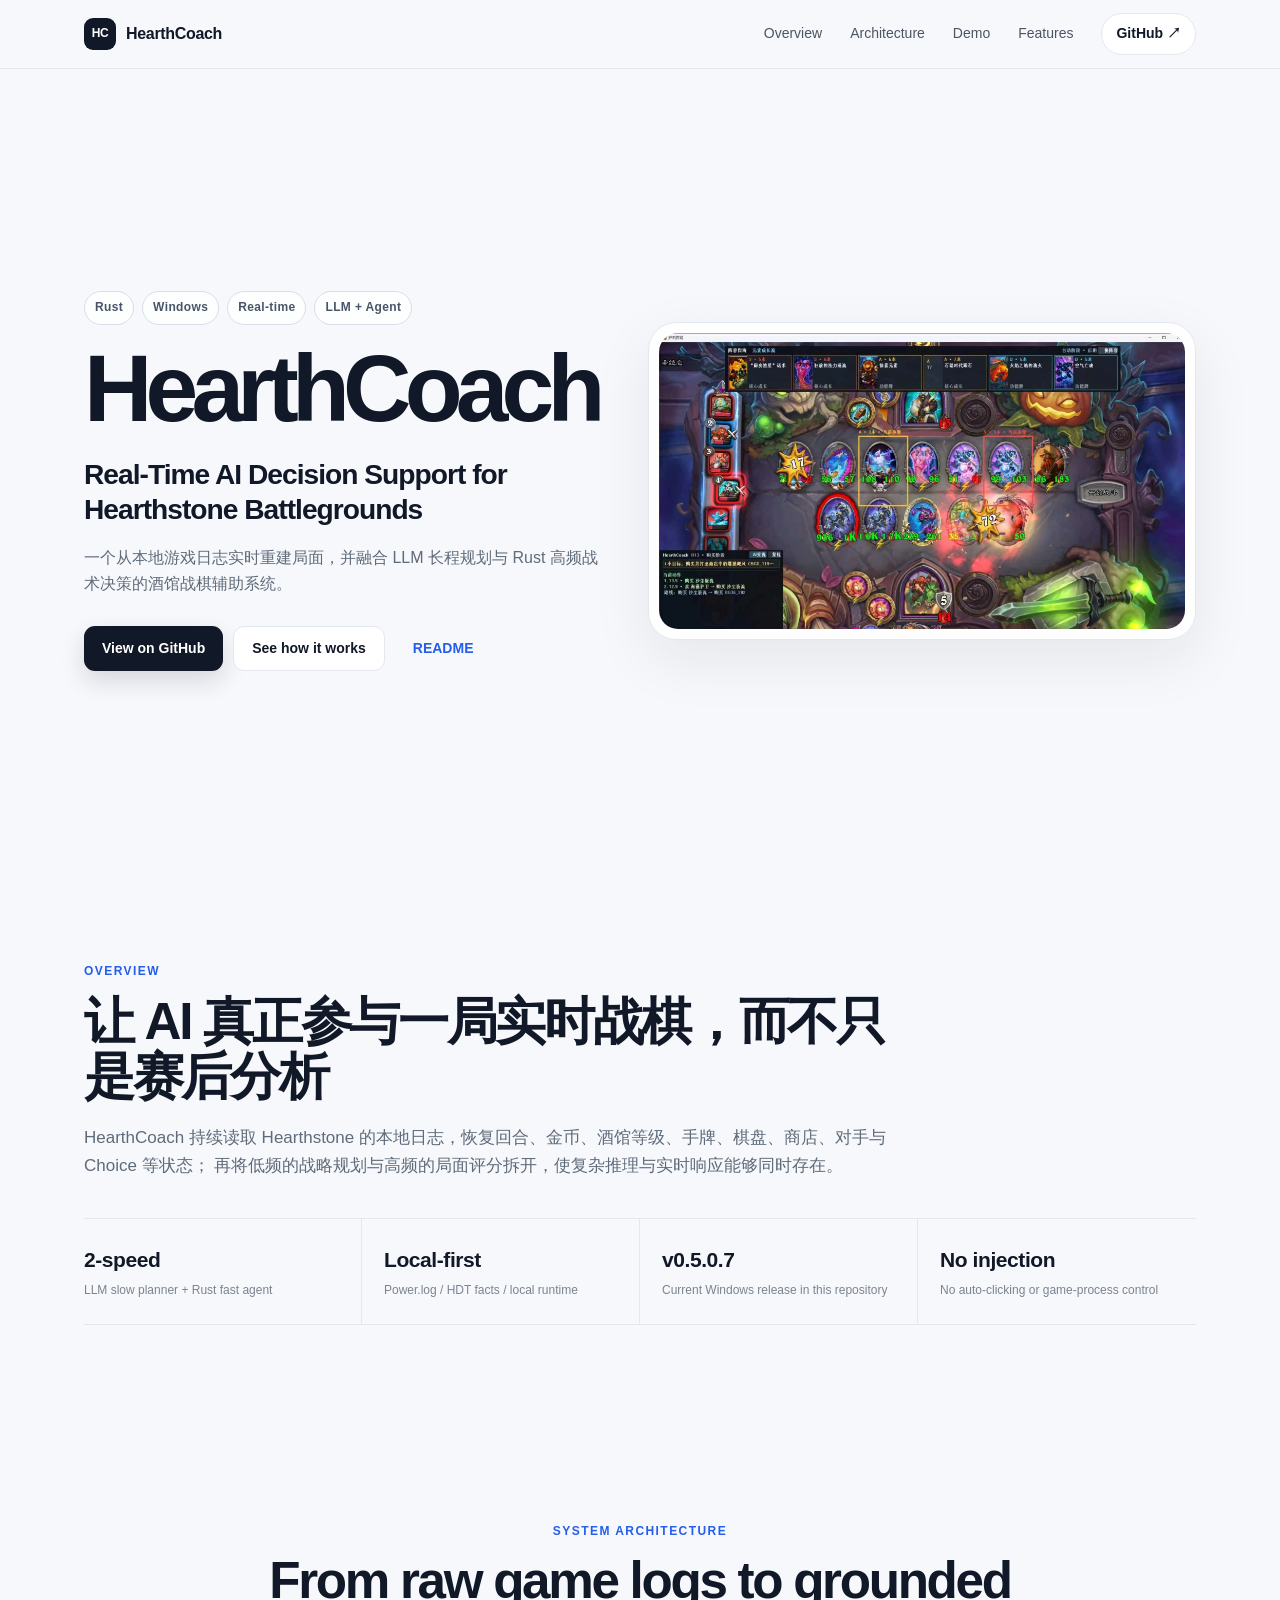
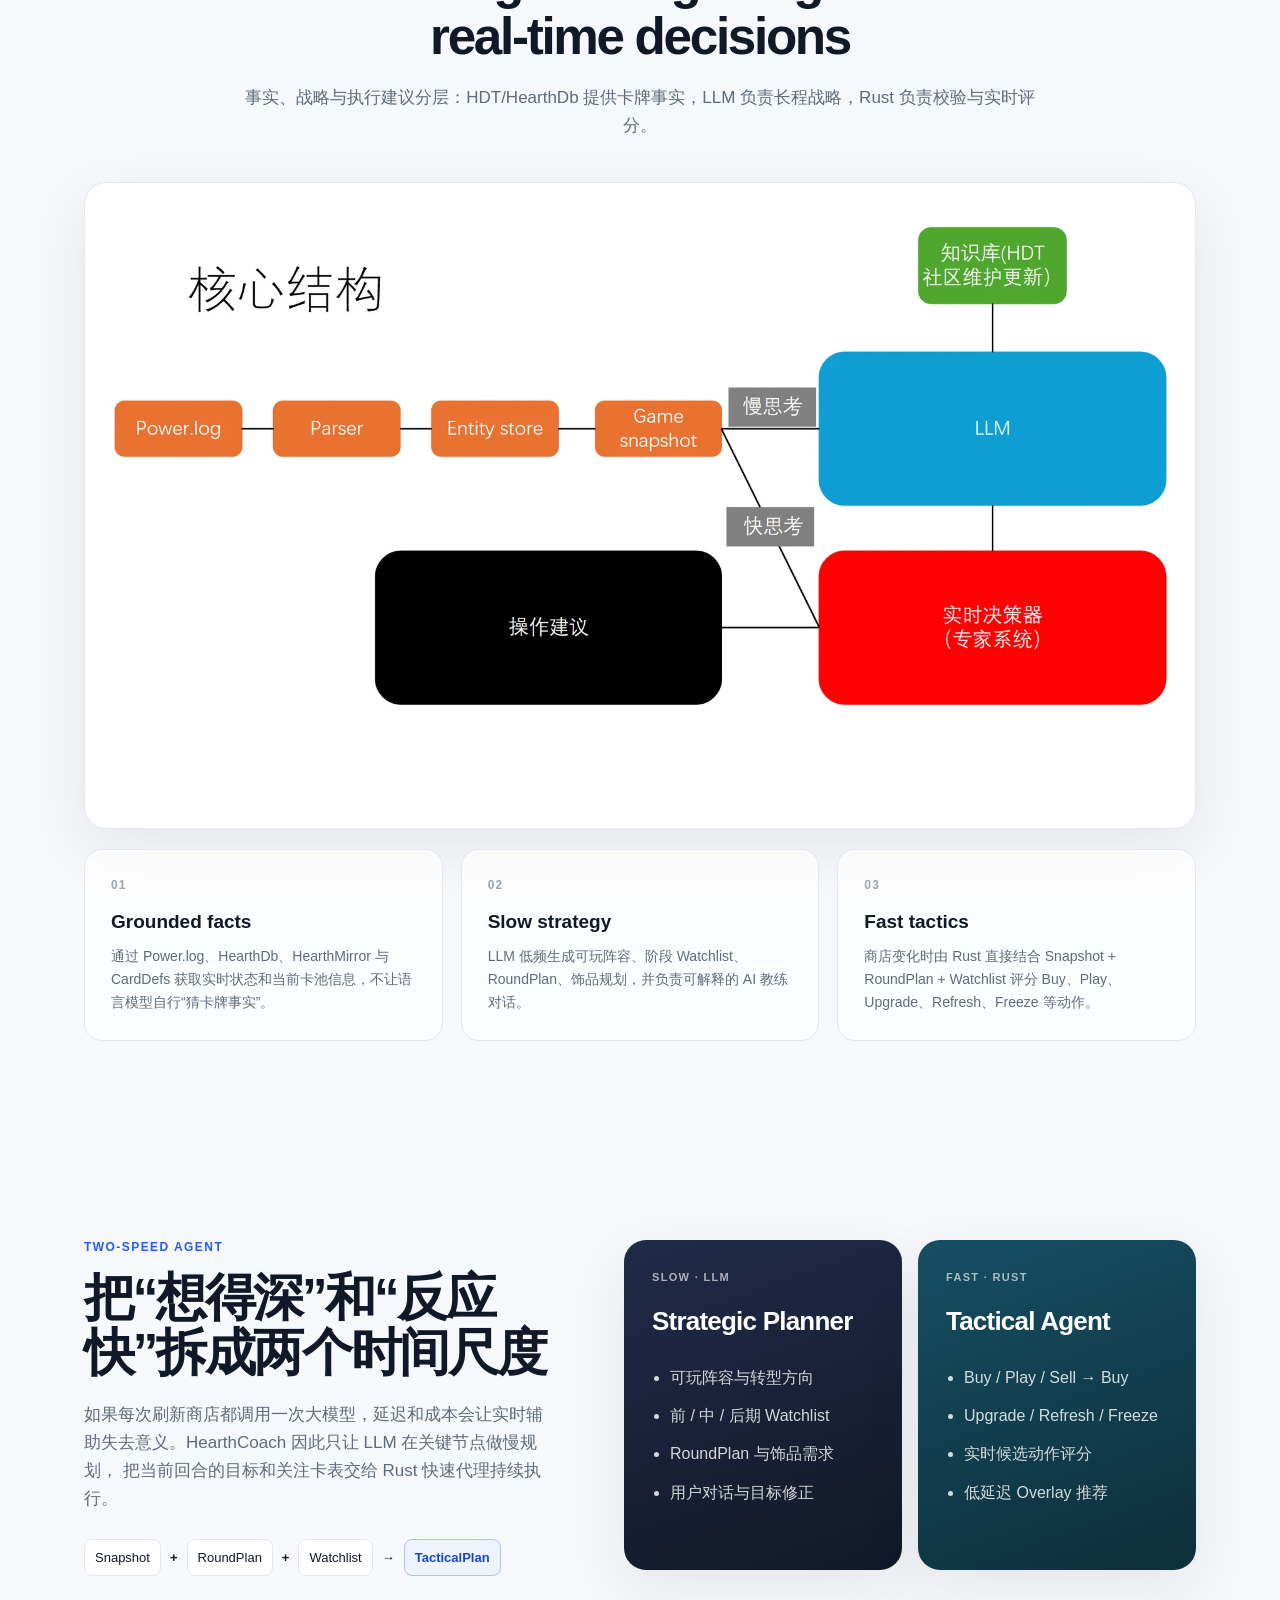
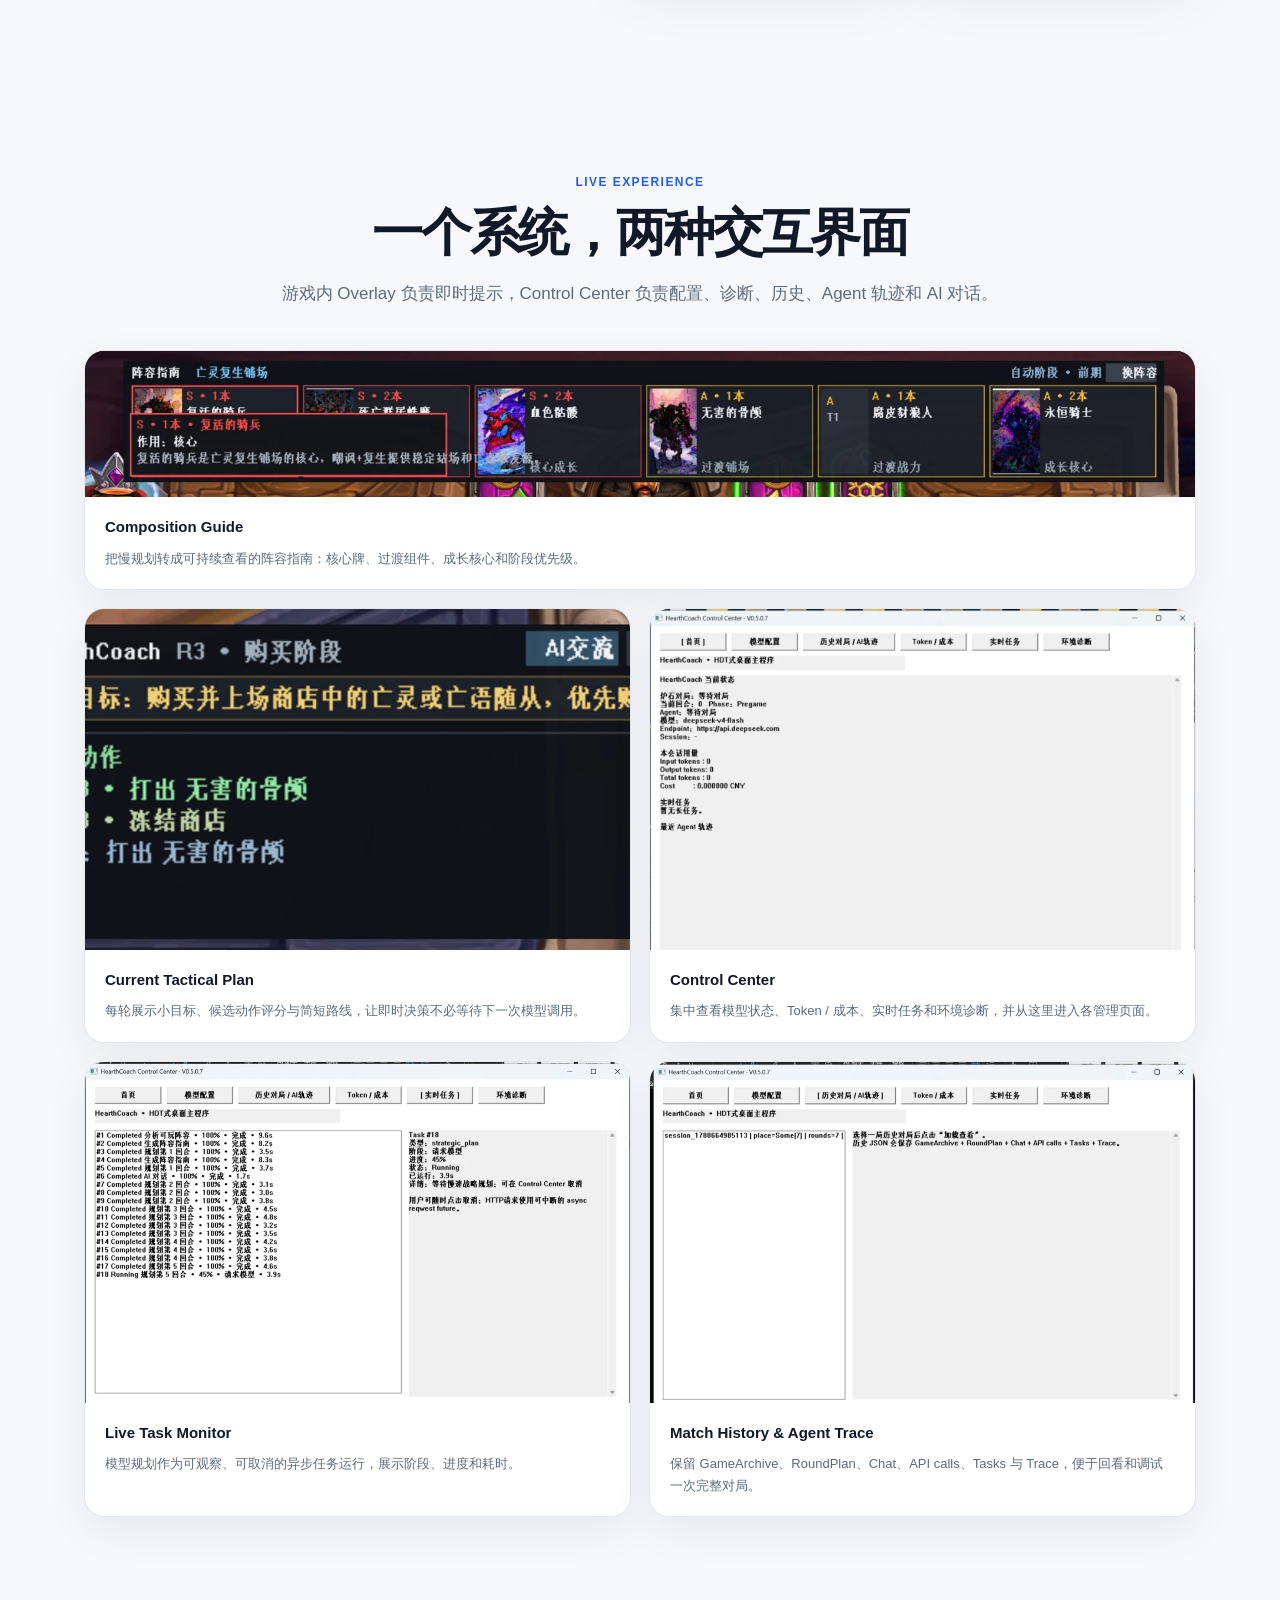
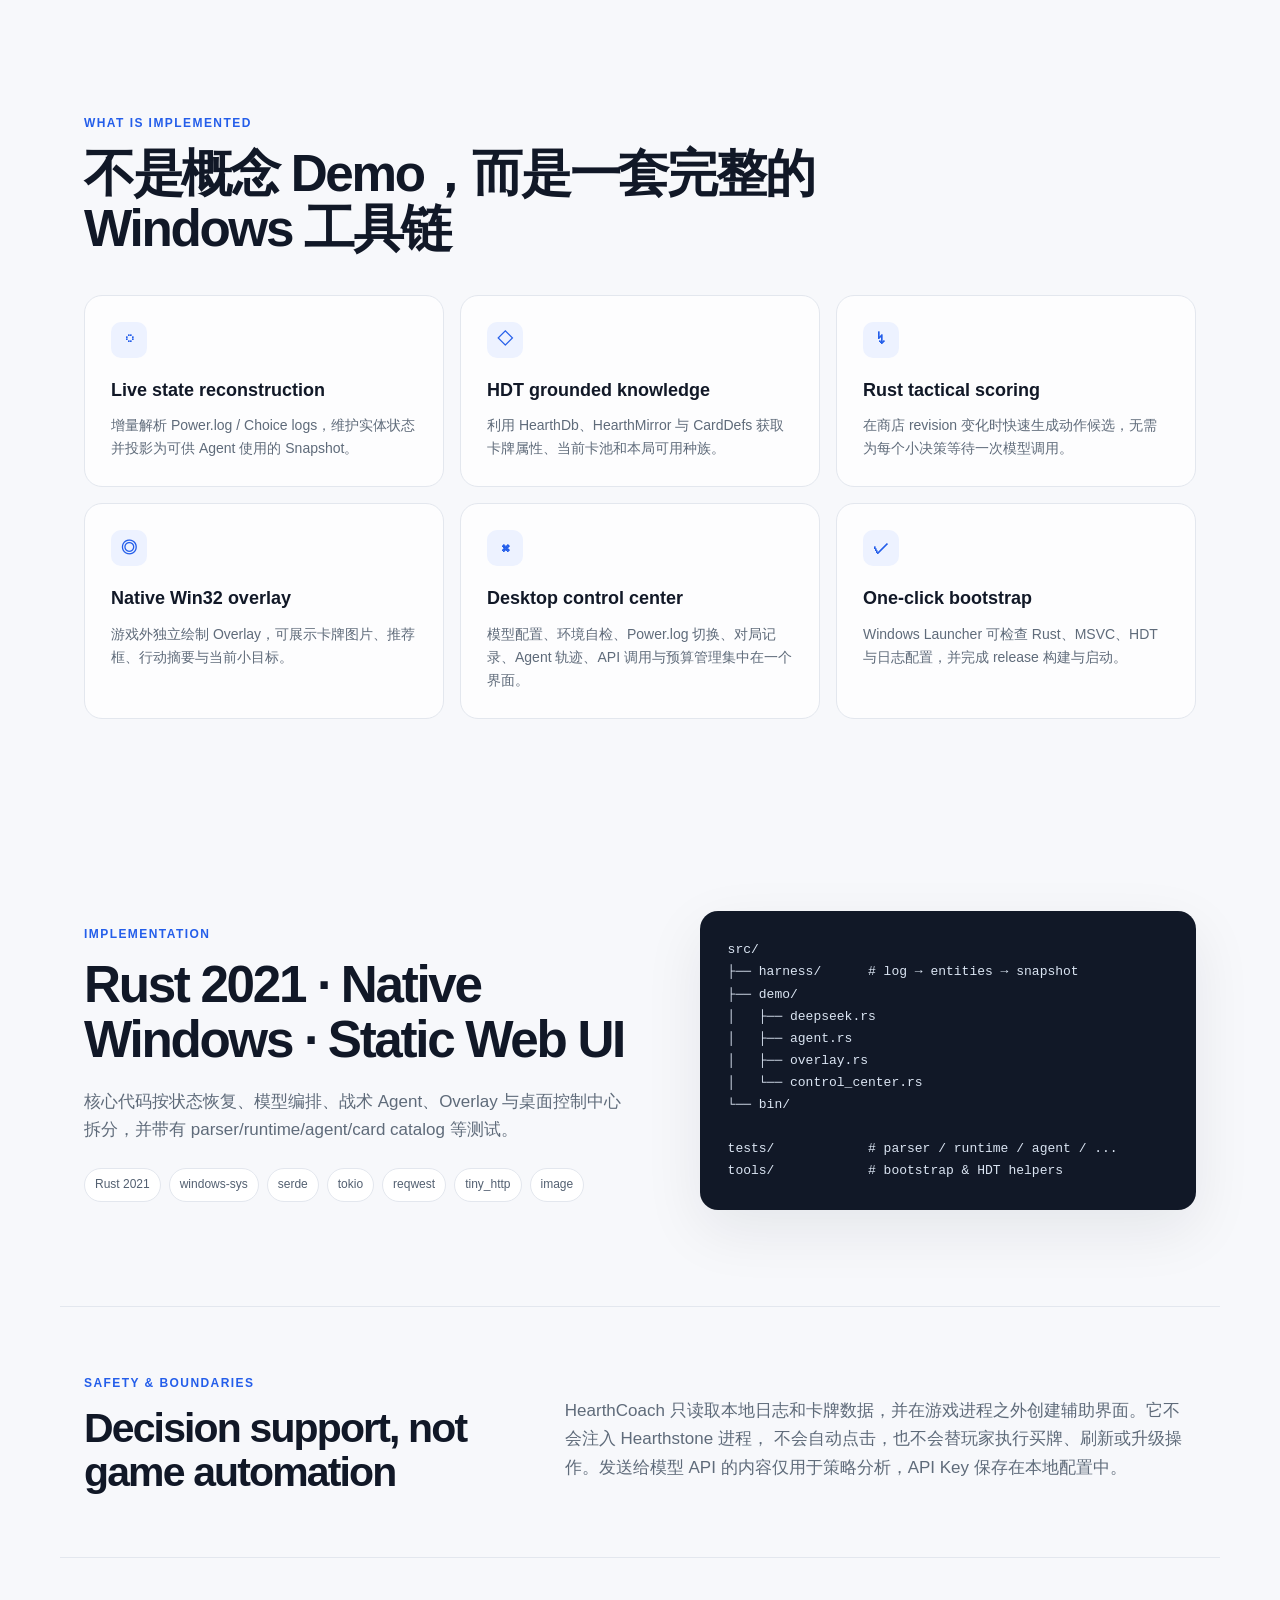
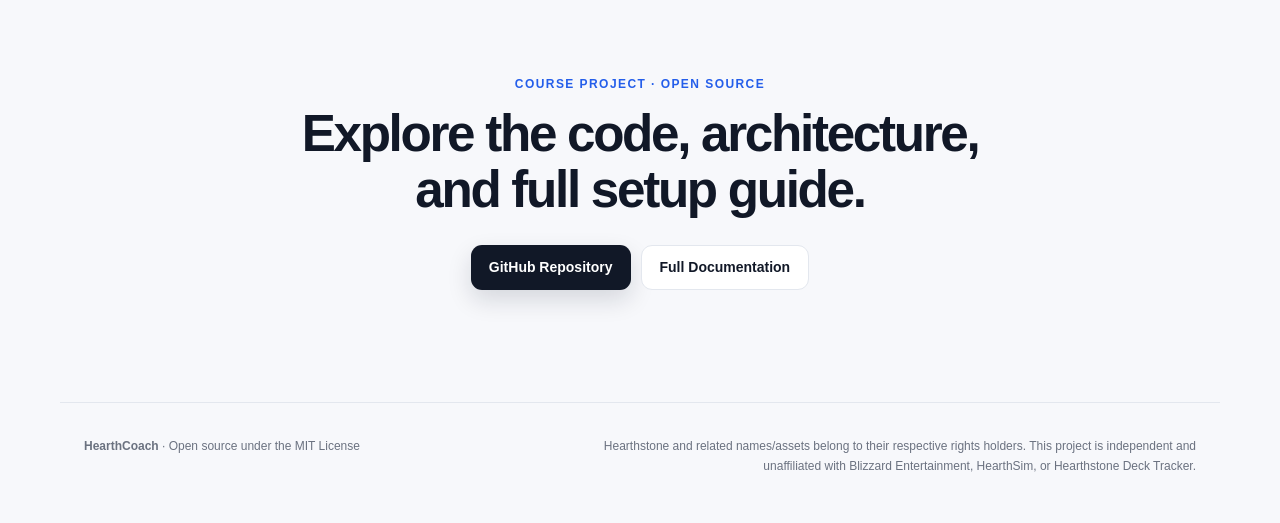
<file: docs/index.html>
<!doctype html>
<html lang="zh-CN">
<head>
  <meta charset="utf-8" />
  <meta name="viewport" content="width=device-width, initial-scale=1" />
  <meta name="theme-color" content="#f7f8fb" />
  <meta name="description" content="HearthCoach — a Rust-based real-time AI decision assistant for Hearthstone Battlegrounds, combining local game-state reconstruction, LLM strategic planning, fast tactical scoring, and a native Windows overlay." />
  <meta property="og:title" content="HearthCoach — Real-Time AI Decision Support for Battlegrounds" />
  <meta property="og:description" content="Local log parsing + LLM strategy + Rust fast agent + native Windows overlay." />
  <meta property="og:type" content="website" />
  <meta property="og:url" content="https://hxh25.github.io/hearthstone_coach_windows/" />
  <meta property="og:image" content="https://hxh25.github.io/hearthstone_coach_windows/assets/hero.webp" />
  <title>HearthCoach — Real-Time AI Decision Support for Battlegrounds</title>
  <link rel="icon" href="data:image/svg+xml,<svg xmlns=%22http://www.w3.org/2000/svg%22 viewBox=%220 0 100 100%22><text y=%22.9em%22 font-size=%2290%22>♟️</text></svg>">
  <link rel="stylesheet" href="./style.css" />
</head>
<body>
  <header class="site-header" id="top">
    <div class="nav-wrap">
      <a class="brand" href="#top" aria-label="HearthCoach home">
        <span class="brand-mark">HC</span>
        <span>HearthCoach</span>
      </a>
      <nav class="nav-links" aria-label="Primary navigation">
        <a href="#overview">Overview</a>
        <a href="#architecture">Architecture</a>
        <a href="#demo">Demo</a>
        <a href="#features">Features</a>
      </nav>
      <a class="nav-github" href="https://github.com/HXH25/hearthstone_coach_windows" target="_blank" rel="noreferrer">GitHub ↗</a>
    </div>
  </header>

  <main>
    <section class="hero section">
      <div class="hero-copy reveal">
        <div class="eyebrow-row">
          <span class="pill">Rust</span>
          <span class="pill">Windows</span>
          <span class="pill">Real-time</span>
          <span class="pill">LLM + Agent</span>
        </div>
        <h1>HearthCoach</h1>
        <p class="hero-tagline">Real-Time AI Decision Support for Hearthstone Battlegrounds</p>
        <p class="hero-cn">一个从本地游戏日志实时重建局面，并融合 LLM 长程规划与 Rust 高频战术决策的酒馆战棋辅助系统。</p>
        <div class="hero-actions">
          <a class="button primary" href="https://github.com/HXH25/hearthstone_coach_windows" target="_blank" rel="noreferrer">View on GitHub</a>
          <a class="button secondary" href="#architecture">See how it works</a>
          <a class="button ghost" href="https://github.com/HXH25/hearthstone_coach_windows#readme" target="_blank" rel="noreferrer">README</a>
        </div>
      </div>

      <div class="hero-visual reveal" aria-label="HearthCoach interface preview">
        <img src="./assets/hero.webp" alt="HearthCoach running as an in-game decision overlay during a Battlegrounds match" />
      </div>
    </section>

    <section class="section compact" id="overview">
      <div class="section-heading reveal">
        <span class="kicker">Overview</span>
        <h2>让 AI 真正参与一局实时战棋，而不只是赛后分析</h2>
        <p>
          HearthCoach 持续读取 Hearthstone 的本地日志，恢复回合、金币、酒馆等级、手牌、棋盘、商店、对手与 Choice 等状态；
          再将低频的战略规划与高频的局面评分拆开，使复杂推理与实时响应能够同时存在。
        </p>
      </div>

      <div class="metrics reveal">
        <div class="metric">
          <span class="metric-value">2-speed</span>
          <span class="metric-label">LLM slow planner + Rust fast agent</span>
        </div>
        <div class="metric">
          <span class="metric-value">Local-first</span>
          <span class="metric-label">Power.log / HDT facts / local runtime</span>
        </div>
        <div class="metric">
          <span class="metric-value">v0.5.0.7</span>
          <span class="metric-label">Current Windows release in this repository</span>
        </div>
        <div class="metric">
          <span class="metric-value">No injection</span>
          <span class="metric-label">No auto-clicking or game-process control</span>
        </div>
      </div>
    </section>

    <section class="section" id="architecture">
      <div class="section-heading centered reveal">
        <span class="kicker">System Architecture</span>
        <h2>From raw game logs to grounded real-time decisions</h2>
        <p>事实、战略与执行建议分层：HDT/HearthDb 提供卡牌事实，LLM 负责长程战略，Rust 负责校验与实时评分。</p>
      </div>

      <div class="figure-card reveal">
        <picture>
          <source srcset="./assets/architecture.webp" type="image/webp" />
          <img src="./assets/architecture.svg" alt="HearthCoach system architecture: log parsing, snapshots, LLM planning and a real-time decision engine" loading="lazy" />
        </picture>
      </div>

      <div class="three-principles reveal">
        <article>
          <div class="principle-index">01</div>
          <h3>Grounded facts</h3>
          <p>通过 Power.log、HearthDb、HearthMirror 与 CardDefs 获取实时状态和当前卡池信息，不让语言模型自行“猜卡牌事实”。</p>
        </article>
        <article>
          <div class="principle-index">02</div>
          <h3>Slow strategy</h3>
          <p>LLM 低频生成可玩阵容、阶段 Watchlist、RoundPlan、饰品规划，并负责可解释的 AI 教练对话。</p>
        </article>
        <article>
          <div class="principle-index">03</div>
          <h3>Fast tactics</h3>
          <p>商店变化时由 Rust 直接结合 Snapshot + RoundPlan + Watchlist 评分 Buy、Play、Upgrade、Refresh、Freeze 等动作。</p>
        </article>
      </div>
    </section>

    <section class="section split-section">
      <div class="split-copy reveal">
        <span class="kicker">Two-Speed Agent</span>
        <h2>把“想得深”和“反应快”拆成两个时间尺度</h2>
        <p>
          如果每次刷新商店都调用一次大模型，延迟和成本会让实时辅助失去意义。HearthCoach 因此只让 LLM 在关键节点做慢规划，
          把当前回合的目标和关注卡表交给 Rust 快速代理持续执行。
        </p>
        <div class="mini-flow">
          <span>Snapshot</span><b>+</b><span>RoundPlan</span><b>+</b><span>Watchlist</span><b>→</b><span class="accent-box">TacticalPlan</span>
        </div>
      </div>
      <div class="decision-panels reveal">
        <article class="decision-card slow">
          <div class="decision-label">SLOW · LLM</div>
          <h3>Strategic Planner</h3>
          <ul>
            <li>可玩阵容与转型方向</li>
            <li>前 / 中 / 后期 Watchlist</li>
            <li>RoundPlan 与饰品需求</li>
            <li>用户对话与目标修正</li>
          </ul>
        </article>
        <article class="decision-card fast">
          <div class="decision-label">FAST · RUST</div>
          <h3>Tactical Agent</h3>
          <ul>
            <li>Buy / Play / Sell → Buy</li>
            <li>Upgrade / Refresh / Freeze</li>
            <li>实时候选动作评分</li>
            <li>低延迟 Overlay 推荐</li>
          </ul>
        </article>
      </div>
    </section>

    <section class="section" id="demo">
      <div class="section-heading centered reveal">
        <span class="kicker">Live Experience</span>
        <h2>一个系统，两种交互界面</h2>
        <p>游戏内 Overlay 负责即时提示，Control Center 负责配置、诊断、历史、Agent 轨迹和 AI 对话。</p>
      </div>

      <div class="gallery reveal">
        <figure class="shot wide strip-shot">
          <img src="./assets/guide.webp" alt="HearthCoach composition guide showing ranked cards and roles" loading="lazy" />
          <figcaption><b>Composition Guide</b><span>把慢规划转成可持续查看的阵容指南：核心牌、过渡组件、成长核心和阶段优先级。</span></figcaption>
        </figure>

        <figure class="shot">
          <img src="./assets/tactical.webp" alt="HearthCoach tactical panel with a round goal and ranked actions" loading="lazy" />
          <figcaption><b>Current Tactical Plan</b><span>每轮展示小目标、候选动作评分与简短路线，让即时决策不必等待下一次模型调用。</span></figcaption>
        </figure>

        <figure class="shot">
          <img src="./assets/control-center.webp" alt="HearthCoach Control Center home screen" loading="lazy" />
          <figcaption><b>Control Center</b><span>集中查看模型状态、Token / 成本、实时任务和环境诊断，并从这里进入各管理页面。</span></figcaption>
        </figure>

        <figure class="shot">
          <img src="./assets/tasks.webp" alt="HearthCoach live task monitor showing completed and running planning jobs" loading="lazy" />
          <figcaption><b>Live Task Monitor</b><span>模型规划作为可观察、可取消的异步任务运行，展示阶段、进度和耗时。</span></figcaption>
        </figure>

        <figure class="shot">
          <img src="./assets/history.webp" alt="HearthCoach match history and AI trace interface" loading="lazy" />
          <figcaption><b>Match History & Agent Trace</b><span>保留 GameArchive、RoundPlan、Chat、API calls、Tasks 与 Trace，便于回看和调试一次完整对局。</span></figcaption>
        </figure>
      </div>
    </section>

    <section class="section" id="features">
      <div class="section-heading reveal">
        <span class="kicker">What is implemented</span>
        <h2>不是概念 Demo，而是一套完整的 Windows 工具链</h2>
      </div>
      <div class="feature-grid reveal">
        <article class="feature-card">
          <span class="feature-icon">◌</span>
          <h3>Live state reconstruction</h3>
          <p>增量解析 Power.log / Choice logs，维护实体状态并投影为可供 Agent 使用的 Snapshot。</p>
        </article>
        <article class="feature-card">
          <span class="feature-icon">◇</span>
          <h3>HDT grounded knowledge</h3>
          <p>利用 HearthDb、HearthMirror 与 CardDefs 获取卡牌属性、当前卡池和本局可用种族。</p>
        </article>
        <article class="feature-card">
          <span class="feature-icon">↯</span>
          <h3>Rust tactical scoring</h3>
          <p>在商店 revision 变化时快速生成动作候选，无需为每个小决策等待一次模型调用。</p>
        </article>
        <article class="feature-card">
          <span class="feature-icon">◎</span>
          <h3>Native Win32 overlay</h3>
          <p>游戏外独立绘制 Overlay，可展示卡牌图片、推荐框、行动摘要与当前小目标。</p>
        </article>
        <article class="feature-card">
          <span class="feature-icon">⌘</span>
          <h3>Desktop control center</h3>
          <p>模型配置、环境自检、Power.log 切换、对局记录、Agent 轨迹、API 调用与预算管理集中在一个界面。</p>
        </article>
        <article class="feature-card">
          <span class="feature-icon">✓</span>
          <h3>One-click bootstrap</h3>
          <p>Windows Launcher 可检查 Rust、MSVC、HDT 与日志配置，并完成 release 构建与启动。</p>
        </article>
      </div>
    </section>

    <section class="section tech-section">
      <div class="tech-copy reveal">
        <span class="kicker">Implementation</span>
        <h2>Rust 2021 · Native Windows · Static Web UI</h2>
        <p>核心代码按状态恢复、模型编排、战术 Agent、Overlay 与桌面控制中心拆分，并带有 parser/runtime/agent/card catalog 等测试。</p>
        <div class="tech-tags" aria-label="Technology stack">
          <span>Rust 2021</span><span>windows-sys</span><span>serde</span><span>tokio</span><span>reqwest</span><span>tiny_http</span><span>image</span>
        </div>
      </div>
      <div class="code-card reveal" aria-label="Project structure">
<pre><code>src/
├── harness/      # log → entities → snapshot
├── demo/
│   ├── deepseek.rs
│   ├── agent.rs
│   ├── overlay.rs
│   └── control_center.rs
└── bin/

tests/            # parser / runtime / agent / ...
tools/            # bootstrap & HDT helpers</code></pre>
      </div>
    </section>

    <section class="section boundary-section reveal">
      <div>
        <span class="kicker">Safety & Boundaries</span>
        <h2>Decision support, not game automation</h2>
      </div>
      <p>
        HearthCoach 只读取本地日志和卡牌数据，并在游戏进程之外创建辅助界面。它不会注入 Hearthstone 进程，
        不会自动点击，也不会替玩家执行买牌、刷新或升级操作。发送给模型 API 的内容仅用于策略分析，API Key 保存在本地配置中。
      </p>
    </section>

    <section class="section cta reveal">
      <span class="kicker">Course Project · Open Source</span>
      <h2>Explore the code, architecture, and full setup guide.</h2>
      <div class="hero-actions centered-actions">
        <a class="button primary" href="https://github.com/HXH25/hearthstone_coach_windows" target="_blank" rel="noreferrer">GitHub Repository</a>
        <a class="button secondary" href="https://github.com/HXH25/hearthstone_coach_windows/blob/main/README.md" target="_blank" rel="noreferrer">Full Documentation</a>
      </div>
    </section>
  </main>

  <footer class="footer">
    <div>
      <b>HearthCoach</b> · Open source under the MIT License
    </div>
    <div class="footer-note">Hearthstone and related names/assets belong to their respective rights holders. This project is independent and unaffiliated with Blizzard Entertainment, HearthSim, or Hearthstone Deck Tracker.</div>
  </footer>

  <script src="./script.js"></script>
</body>
</html>
</file>
<file: docs/style.css>
:root {
  --bg: #f7f8fb;
  --paper: #ffffff;
  --ink: #111827;
  --muted: #5f6b7a;
  --line: #e3e7ee;
  --soft: #eef2f7;
  --blue: #245eea;
  --blue-dark: #1647c8;
  --orange: #d97706;
  --green: #1f8a5b;
  --shadow: 0 20px 60px rgba(17, 24, 39, .08);
  --radius: 22px;
  --content: 1160px;
}

* { box-sizing: border-box; }
html { scroll-behavior: smooth; }
body {
  margin: 0;
  color: var(--ink);
  background:
    radial-gradient(circle at 50% -10%, rgba(36, 94, 234, .07), transparent 28rem),
    var(--bg);
  font-family: Inter, ui-sans-serif, -apple-system, BlinkMacSystemFont, "Segoe UI", "PingFang SC", "Microsoft YaHei", sans-serif;
  line-height: 1.65;
  text-rendering: optimizeLegibility;
}

a { color: inherit; text-decoration: none; }
img { display: block; max-width: 100%; }
code, pre { font-family: "SFMono-Regular", Consolas, "Liberation Mono", monospace; }

.site-header {
  position: sticky;
  top: 0;
  z-index: 20;
  border-bottom: 1px solid rgba(227, 231, 238, .85);
  background: rgba(247, 248, 251, .86);
  backdrop-filter: blur(18px);
}
.nav-wrap {
  max-width: var(--content);
  height: 68px;
  margin: 0 auto;
  padding: 0 24px;
  display: flex;
  align-items: center;
  gap: 28px;
}
.brand { display: inline-flex; align-items: center; gap: 10px; font-weight: 750; letter-spacing: -.02em; }
.brand-mark {
  width: 32px;
  height: 32px;
  display: grid;
  place-items: center;
  border-radius: 9px;
  background: var(--ink);
  color: #fff;
  font-size: 12px;
  letter-spacing: -.04em;
}
.nav-links { margin-left: auto; display: flex; gap: 28px; color: #4b5563; font-size: 14px; }
.nav-links a:hover { color: var(--ink); }
.nav-github {
  border: 1px solid var(--line);
  border-radius: 999px;
  padding: 8px 14px;
  background: #fff;
  font-size: 14px;
  font-weight: 650;
}

.section {
  max-width: var(--content);
  margin: 0 auto;
  padding: 96px 24px;
}
.section.compact { padding-top: 56px; }
.hero {
  min-height: calc(100vh - 68px);
  display: grid;
  grid-template-columns: .93fr 1.07fr;
  align-items: center;
  gap: 50px;
  padding-top: 72px;
  padding-bottom: 80px;
}
.eyebrow-row { display: flex; flex-wrap: wrap; gap: 8px; margin-bottom: 20px; }
.pill {
  border: 1px solid #d8deea;
  background: rgba(255,255,255,.82);
  padding: 6px 10px;
  border-radius: 999px;
  color: #485569;
  font-size: 12px;
  font-weight: 700;
  letter-spacing: .03em;
}
.hero h1 {
  margin: 0;
  font-size: clamp(58px, 7.4vw, 100px);
  line-height: .92;
  letter-spacing: -.072em;
  font-weight: 830;
}
.hero-tagline {
  max-width: 650px;
  margin: 26px 0 0;
  font-size: clamp(22px, 2.2vw, 34px);
  line-height: 1.22;
  letter-spacing: -.035em;
  font-weight: 690;
}
.hero-cn { max-width: 650px; margin: 18px 0 0; font-size: 16px; color: var(--muted); }
.hero-actions { display: flex; flex-wrap: wrap; gap: 10px; margin-top: 28px; }
.button {
  min-height: 44px;
  padding: 10px 18px;
  display: inline-flex;
  align-items: center;
  justify-content: center;
  border-radius: 11px;
  font-size: 14px;
  font-weight: 700;
  transition: transform .18s ease, box-shadow .18s ease, background .18s ease;
}
.button:hover { transform: translateY(-1px); }
.button.primary { background: var(--ink); color: #fff; box-shadow: 0 10px 24px rgba(17,24,39,.14); }
.button.primary:hover { background: #000; }
.button.secondary { background: #fff; border: 1px solid var(--line); }
.button.ghost { color: var(--blue); }
.hero-visual {
  border: 1px solid var(--line);
  border-radius: 28px;
  padding: 10px;
  background: rgba(255,255,255,.84);
  box-shadow: var(--shadow);
  transform: rotate(.8deg);
}
.hero-visual img { width: 100%; border-radius: 19px; }

.kicker {
  display: inline-block;
  color: var(--blue);
  text-transform: uppercase;
  letter-spacing: .12em;
  font-size: 12px;
  font-weight: 800;
  margin-bottom: 12px;
}
.section-heading { max-width: 820px; }
.section-heading.centered { margin: 0 auto 42px; text-align: center; }
.section-heading h2,
.split-copy h2,
.tech-copy h2,
.boundary-section h2,
.cta h2 {
  margin: 0;
  font-size: clamp(34px, 4vw, 54px);
  line-height: 1.08;
  letter-spacing: -.045em;
}
.section-heading p,
.split-copy > p,
.tech-copy > p,
.boundary-section > p {
  margin: 20px 0 0;
  color: var(--muted);
  font-size: 17px;
}

.metrics {
  margin-top: 38px;
  display: grid;
  grid-template-columns: repeat(4, 1fr);
  border-top: 1px solid var(--line);
  border-bottom: 1px solid var(--line);
}
.metric { padding: 24px 22px; border-right: 1px solid var(--line); }
.metric:first-child { padding-left: 0; }
.metric:last-child { border-right: 0; }
.metric-value { display: block; font-size: 21px; font-weight: 800; letter-spacing: -.02em; }
.metric-label { display: block; margin-top: 4px; color: #7a8492; font-size: 12px; line-height: 1.45; }

.figure-card {
  padding: 22px;
  border: 1px solid var(--line);
  border-radius: var(--radius);
  background: var(--paper);
  box-shadow: var(--shadow);
}
.figure-card img { width: 100%; }
.three-principles {
  display: grid;
  grid-template-columns: repeat(3, 1fr);
  gap: 18px;
  margin-top: 20px;
}
.three-principles article {
  padding: 26px;
  border: 1px solid var(--line);
  border-radius: 18px;
  background: rgba(255,255,255,.7);
}
.principle-index { color: #9ba5b2; font-size: 12px; font-weight: 800; letter-spacing: .1em; }
.three-principles h3 { margin: 10px 0 8px; font-size: 19px; }
.three-principles p { margin: 0; color: var(--muted); font-size: 14px; }

.split-section {
  display: grid;
  grid-template-columns: .9fr 1.1fr;
  gap: 72px;
  align-items: center;
}
.mini-flow { display: flex; flex-wrap: wrap; gap: 9px; align-items: center; margin-top: 26px; font-size: 13px; }
.mini-flow span { padding: 7px 10px; border-radius: 8px; border: 1px solid var(--line); background: #fff; }
.mini-flow .accent-box { border-color: #abc2ff; color: var(--blue-dark); background: #eef3ff; font-weight: 800; }
.decision-panels { display: grid; grid-template-columns: 1fr 1fr; gap: 16px; }
.decision-card {
  min-height: 330px;
  padding: 28px;
  border-radius: 22px;
  color: #fff;
  box-shadow: var(--shadow);
}
.decision-card.slow { background: linear-gradient(160deg, #202b48, #111827); }
.decision-card.fast { background: linear-gradient(160deg, #164e63, #0d2f3a); }
.decision-label { font-size: 11px; font-weight: 850; letter-spacing: .12em; opacity: .64; }
.decision-card h3 { margin: 14px 0 22px; font-size: 26px; letter-spacing: -.03em; }
.decision-card ul { margin: 0; padding-left: 18px; color: rgba(255,255,255,.82); }
.decision-card li { margin: 12px 0; }

.gallery {
  display: grid;
  grid-template-columns: 1fr 1fr;
  gap: 18px;
}
.shot {
  margin: 0;
  overflow: hidden;
  border: 1px solid var(--line);
  border-radius: 20px;
  background: var(--paper);
  box-shadow: 0 14px 44px rgba(17,24,39,.06);
}
.shot.wide { grid-column: 1 / -1; }
.shot img { width: 100%; display: block; background: #eef1f6; }
.shot:not(.strip-shot) img { aspect-ratio: 16 / 10; object-fit: cover; object-position: top center; }
.strip-shot img { object-fit: contain; background: #11151b; }
.shot figcaption { padding: 18px 20px 20px; display: flex; gap: 8px; flex-direction: column; }
.shot figcaption b { font-size: 15px; }
.shot figcaption span { color: var(--muted); font-size: 13px; }

.feature-grid { display: grid; grid-template-columns: repeat(3, 1fr); gap: 16px; margin-top: 38px; }
.feature-card {
  padding: 26px;
  border: 1px solid var(--line);
  border-radius: 18px;
  background: rgba(255,255,255,.78);
}
.feature-icon { width: 36px; height: 36px; display: grid; place-items: center; border-radius: 10px; background: #edf2ff; color: var(--blue); font-weight: 900; }
.feature-card h3 { margin: 18px 0 9px; font-size: 18px; }
.feature-card p { margin: 0; color: var(--muted); font-size: 14px; }

.tech-section { display: grid; grid-template-columns: 1fr .9fr; gap: 64px; align-items: center; }
.tech-tags { margin-top: 24px; display: flex; flex-wrap: wrap; gap: 8px; }
.tech-tags span { border: 1px solid var(--line); background: #fff; border-radius: 999px; padding: 6px 10px; font-size: 12px; color: #536071; }
.code-card { overflow: hidden; border-radius: 18px; background: #111827; color: #dbe5f3; box-shadow: var(--shadow); }
.code-card pre { margin: 0; padding: 28px; overflow: auto; font-size: 13px; line-height: 1.7; }

.boundary-section {
  display: grid;
  grid-template-columns: .8fr 1.2fr;
  gap: 60px;
  padding-top: 62px;
  padding-bottom: 62px;
  border-top: 1px solid var(--line);
  border-bottom: 1px solid var(--line);
}
.boundary-section h2 { font-size: clamp(30px, 3.2vw, 44px); }
.boundary-section > p { margin-top: 28px; }

.cta { text-align: center; padding-top: 112px; padding-bottom: 112px; }
.cta h2 { max-width: 720px; margin: 0 auto; }
.centered-actions { justify-content: center; }

.footer {
  max-width: var(--content);
  margin: 0 auto;
  padding: 34px 24px 46px;
  border-top: 1px solid var(--line);
  display: flex;
  justify-content: space-between;
  gap: 30px;
  color: #6b7280;
  font-size: 12px;
}
.footer-note { max-width: 600px; text-align: right; }

.reveal {
  opacity: 0;
  transform: translateY(12px);
  transition: opacity .55s ease, transform .55s ease;
}
.reveal.visible { opacity: 1; transform: none; }

@media (prefers-reduced-motion: reduce) {
  html { scroll-behavior: auto; }
  .reveal { opacity: 1; transform: none; transition: none; }
  .button { transition: none; }
}

@media (max-width: 980px) {
  .nav-links { display: none; }
  .nav-github { margin-left: auto; }
  .hero { grid-template-columns: 1fr; min-height: auto; padding-top: 62px; }
  .hero-copy { max-width: 820px; }
  .hero-visual { transform: none; }
  .metrics { grid-template-columns: 1fr 1fr; }
  .metric:nth-child(2) { border-right: 0; }
  .metric:nth-child(-n+2) { border-bottom: 1px solid var(--line); }
  .metric:first-child, .metric:nth-child(3) { padding-left: 0; }
  .three-principles { grid-template-columns: 1fr; }
  .split-section, .tech-section, .boundary-section { grid-template-columns: 1fr; gap: 34px; }
}

@media (max-width: 720px) {
  .section { padding: 72px 18px; }
  .nav-wrap { padding: 0 18px; }
  .hero { padding-top: 50px; }
  .hero h1 { font-size: clamp(54px, 19vw, 84px); }
  .hero-tagline { font-size: 24px; }
  .metrics { grid-template-columns: 1fr; }
  .metric { border-right: 0; border-bottom: 1px solid var(--line); padding-left: 0; }
  .metric:last-child { border-bottom: 0; }
  .decision-panels, .feature-grid, .gallery { grid-template-columns: 1fr; }
  .shot.wide { grid-column: auto; }
  .footer { flex-direction: column; }
  .footer-note { text-align: left; }
}
</file>
